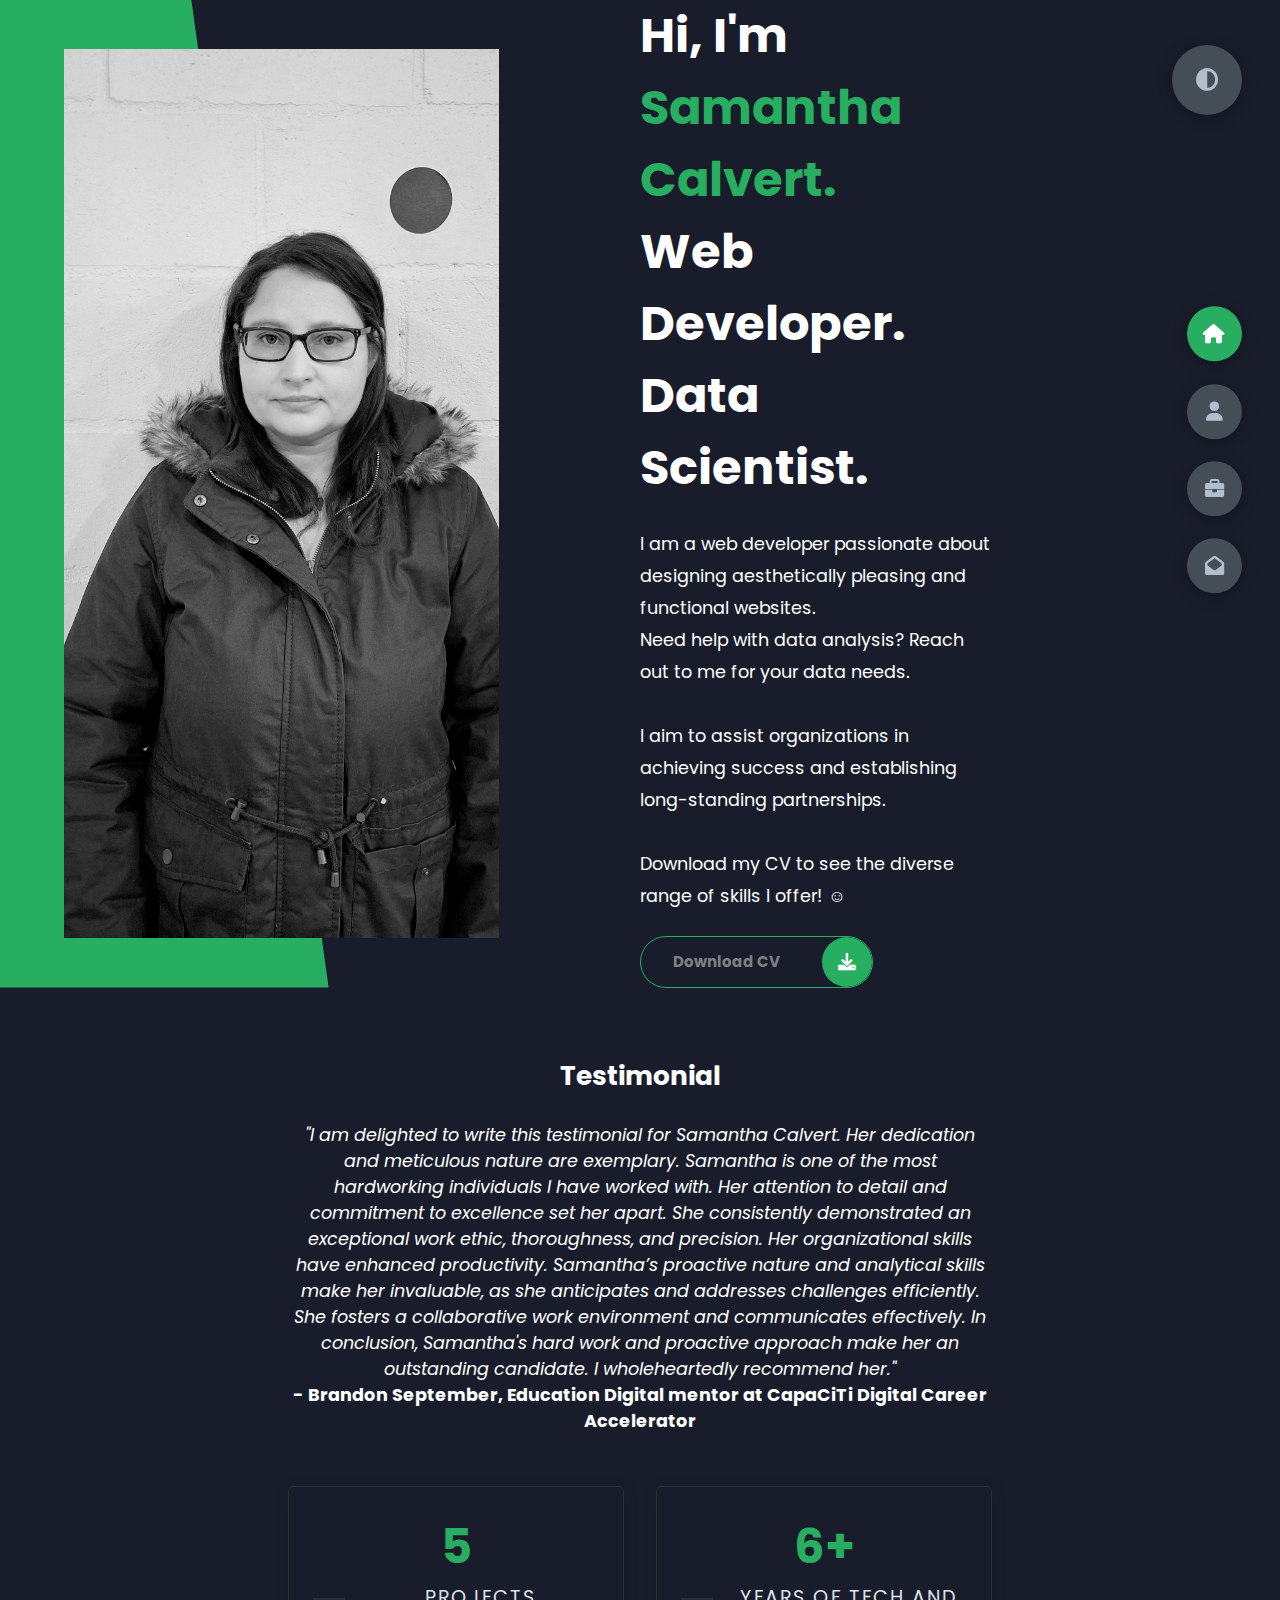
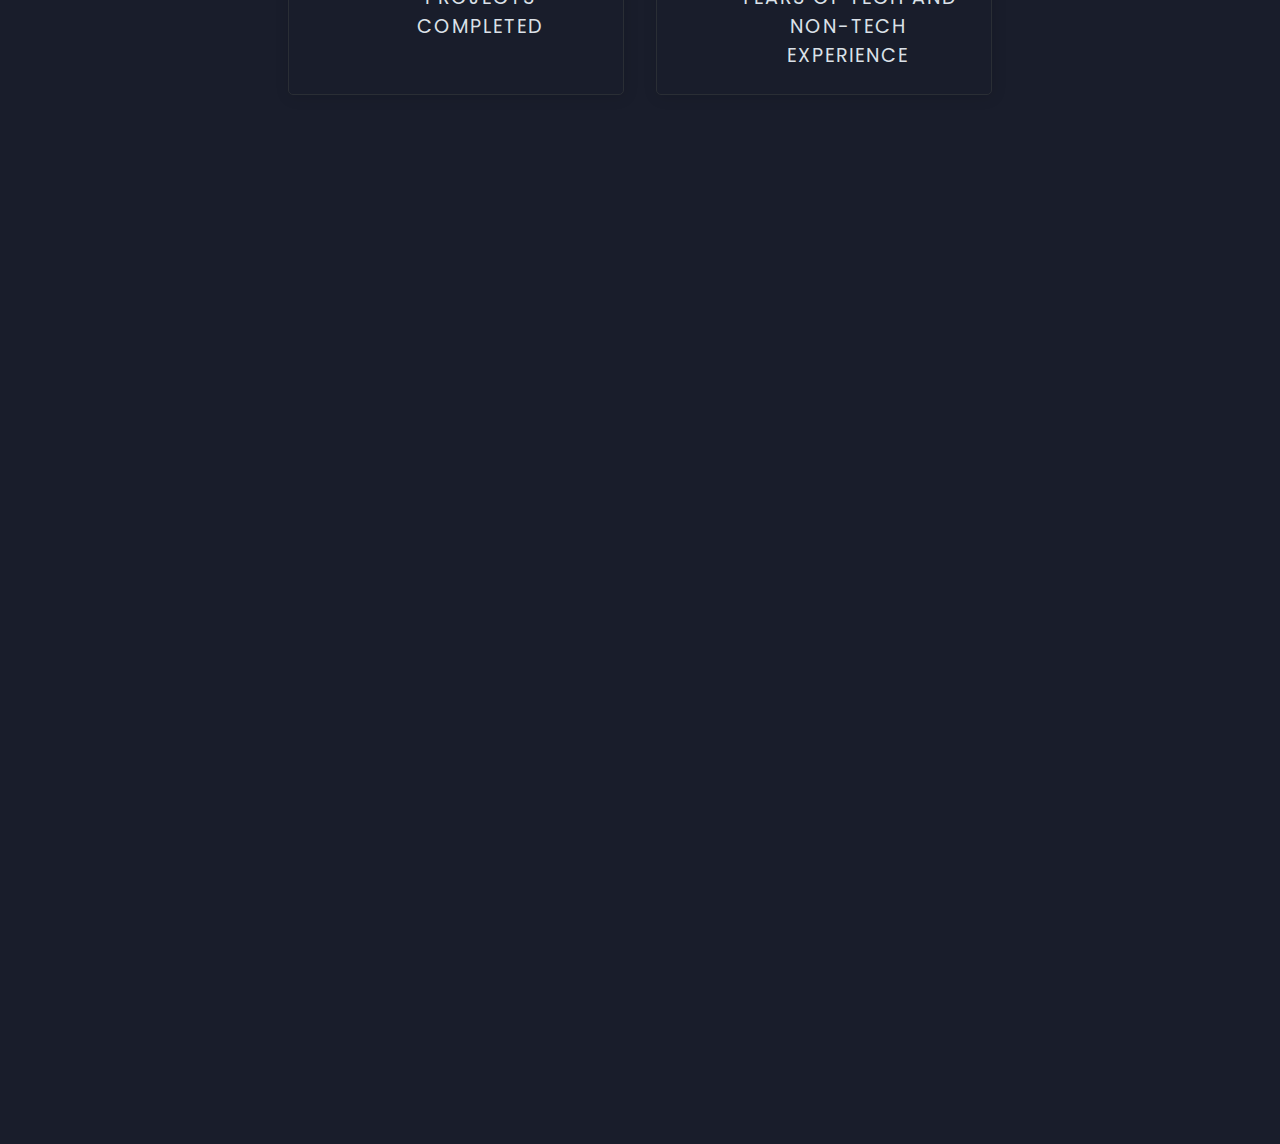
<file: index.html>
<!DOCTYPE html>
<html lang="en">
<head>
    <meta charset="UTF-8">
    <meta http-equiv="X-UA-Compatible" content="IE=edge">
    <meta name="viewport" content="width=device-width, initial-scale=1.0">
    <title>Portfolio</title>
    <link rel="stylesheet" href="styles/styles.css">
    <link rel="preconnect" href="https://fonts.googleapis.com">
    <link rel="preconnect" href="https://fonts.gstatic.com" crossorigin>
    <link rel="stylesheet" href="https://cdnjs.cloudflare.com/ajax/libs/font-awesome/5.15.4/css/all.min.css" integrity="sha512-1ycn6IcaQQ40/MKBW2W4Rhis/DbILU74C1vSrLJxCq57o941Ym01SwNsOMqvEBFlcgUa6xLiPY/NS5R+E6ztJQ==" crossorigin="anonymous" referrerpolicy="no-referrer" />
    <link href="https://fonts.googleapis.com/css2?family=Poppins:wght@400;500;600;700;800&display=swap" rel="stylesheet">
    <link rel="stylesheet" href="https://cdnjs.cloudflare.com/ajax/libs/font-awesome/6.0.0-beta3/css/all.min.css">

</head>
<body class="main-content">
    <header class="container header active" id="home">
        <div class="header-content">
            <div class="left-header">
                <div class="h-shape"></div>
                <div class="image">
                    <img src="img/Sam_pic.jpg" alt="">
                </div>
            </div>
            <div class="right-header">
                <h1 class="name">
                    Hi, I'm <br><span>Samantha Calvert.</span>
                    <br>Web Developer.<br>Data Scientist.
                </h1>
                <p>
                    I am a web developer passionate about designing aesthetically pleasing and functional websites.<br>
                    Need help with data analysis? Reach out to me for your data needs.<br><br>
                    I aim to assist organizations in achieving success and establishing long-standing partnerships. <br><br>
                    Download my CV to see the diverse range of skills I offer! &#x263A
                </p>
                <div class="btn-con">
                    <a href="https://drive.google.com/file/d/1AUifkQq5T9BGxU_k30IcfyKjbQdOdw5v/view?usp=drive_link" class="main-btn" target="_blank">
                        <span class="btn-text">Download CV</span>
                        <span class="btn-icon"><i class="fas fa-download"></i></span>
                    </a>
                </div>
            </div>
        </div>
    </header>
    <main>
        <!-- Other sections of the main content -->
    </main>
  
    <!-- Testimonials Section -->
    <section id="testimonials" class="testimonials">
        <h2>Testimonial</h2><br>
        <div class="testimonial-slider">
            <div class="testimonial-slide">
                <i>"I am delighted to write this testimonial for Samantha Calvert. Her dedication and meticulous nature are exemplary. Samantha is one of the most hardworking individuals I have worked with. Her attention to detail and commitment to excellence set her apart. She consistently demonstrated an exceptional work ethic, thoroughness, and precision. Her organizational skills have enhanced productivity. Samantha’s proactive nature and analytical skills make her invaluable, as she anticipates and addresses challenges efficiently. She fosters a collaborative work environment and communicates effectively. In conclusion, Samantha's hard work and proactive approach make her an outstanding candidate. I wholeheartedly recommend her."</i>
                <br>
                <h4>- Brandon September, Education Digital mentor at CapaCiTi Digital Career Accelerator</h4>
            </div><br><br>
        </div>
        
            
            
            <div class="about-container">

                <div class="right-about">
                    <div class="about-item">
                        <div class="abt-text">
                            <p class="large-text">5</p>
                            <p class="small-text">Projects <br /> Completed</p>
                        </div>
                    </div>
                    <div class="about-item">
                        <div class="abt-text">
                            <p class="large-text">6+</p>
                            <p class="small-text">Years of tech and non-tech<br /> experience</p>
                        </div>
                    </div>
                </div>
            </div>
    
        </section>
    
 


        <section class="container about" id="about">
            <div class="main-title">
                <h2>About <span>me</span><span class="bg-text">my stats</span></h2>
            </div>
            
            <div class="about-container">
                <div class="left-about">
                    I am deeply passionate about coding and data exploration, driven by a curious mindset that fuels my continuous quest for knowledge.
                    <div id="additional-info"><br>
                       With experiences spanning academia and government sectors, I bring a high level of professionalism to every endeavor I undertake. Whether delving into complex coding challenges or navigating intricate data landscapes, I approach each task with diligence and dedication.
                        <br><br>
                        My expertise encompasses a wide array of skills, ranging from project monitoring and evaluation to in-depth research and analysis. Renowned for my meticulous attention to detail, I thrive in collaborative environments, fostering strong relationships and delivering comprehensive reports and research findings. My overarching goal is to contribute to organizational success while nurturing enduring partnerships built on trust and mutual respect.
                        <br><br>
                        Currently, I am immersed in refining my data analysis capabilities, driven by a desire to leverage data and information effectively in addressing critical societal issues. Through ongoing learning and skill development, I am committed to honing my abilities in analyzing data to uncover valuable insights and solutions that make a meaningful difference in the world.
                    </div><br>
                    <button class="read-more-btn" onclick="toggleReadMore()"><span class="theme-color skills"><b>Read more</b></span></button>
                </div>
            </div>

            <div class="about-stats">
                <h4 class="stat-title">My <span class="theme-color skills">Skills</span></h4>
                <div class="progress-bars">
                    <div class="progress-bar">
                        <div class="prog-icon"><i class="fab fa-html5 icon-large"></i></div>
                        <p class="prog-title">HTML</p>
                    </div>
                    <div class="progress-bar">
                        <div class="prog-icon"><i class="fab fa-css3-alt icon-large"></i></div>
                        <p class="prog-title">CSS</p>
                    </div>
                    <div class="progress-bar">
                        <div class="prog-icon"><i class="fab fa-js icon-large"></i></div>
                        <p class="prog-title">JavaScript</p>
                    </div>
                    <div class="progress-bar">
                        <div class="prog-icon"><i class="fab fa-react icon-large"></i></div>
                        <p class="prog-title">ReactJS</p>
                    </div>
                    <div class="progress-bar">
                        <div class="prog-icon"><i class="fab fa-node-js icon-large"></i></div>
                        <p class="prog-title">NodeJS</p>
                    </div>
                    <div class="progress-bar">
                        <div class="prog-icon"><i class="fab fa-java icon-large"></i></div>
                        <p class="prog-title">Java</p>
                    </div>
                    <div class="progress-bar">
                        <div class="prog-icon"><i class="fab fa-python icon-large"></i></div>
                        <p class="prog-title">Python</p>
                    </div>
                </div>
            </div>
            
            
            
            

            <h4 class="stat-title">My <span class="theme-color skills">Timeline</span></h4>
            <div class="timeline">
                <div class="timeline-item">
                    <div class="tl-icon">
                        <i class="fas fa-briefcase"></i>
                    </div>
                    <p class="tl-duration">Jan 2024 - present</p>
                    <h5>Full Stack Web Developer<span><br>CapaCiTi</span></h5>
                    <p>
                        Full Stack Developer with expertise in multiple programming languages, including HTML, CSS, JavaScript, Node.js, React.js, Python, and Java. Successfully developed a range of projects, including a tourism website, a random password generator, a banking app, and a library management system. Proven track record of problem-solving and innovation in diverse development environments. Committed to continuous learning and staying updated with the latest industry trends and technologies.
                    </p>
                </div>

                <div class="timeline-item">
                    <div class="tl-icon">
                        <i class="fas fa-briefcase"></i>
                    </div>
                    <p class="tl-duration">Oct - Nov 2023</p>
                    <h5> Unilever Archives and Records Management Volunteer<span><br> Unilever</span></h5>
                    <p>
                        Transcribed and archived historical letters pertaining to the company in a catalogued database. 
                    </p>
                </div>

                <div class="timeline-item">
                    <div class="tl-icon">
                        <i class="fas fa-briefcase"></i>
                    </div>
                    <p class="tl-duration">Aug 2019 - Aug 2022</p>
                    <h5>Resilience Analyst<span> <br>City of Cape Town, Resilience</span></h5>
                    <p>
                        <b><i>Strategy and Implementation planning</b></i>
                        <br>
                        
                        Collaborated on development challenges, focusing on topics like gender-based violence and food insecurity. I drafted proposals, reports, and meeting minutes, and presented research on Cape Town's food systems. I created intervention maps with Draw.io, and monitored 93 city projects. Additionally, I supported policy development and managed databases in SharePoint and Excel.
                    </p>
                    </div>

                   

                <div class="timeline-item">
                    <div class="tl-icon">
                        <i class="fas fa-briefcase"></i>
                    </div>
                    <p class="tl-duration">Feb 2018 - Jul 2019</p>
                    <h5>Research Administrator<span> <br>Institute for Social Development - UWC</span></h5>
                    <p>
                        Assisted post-graduate students with applications and registrations, ensuring a seamless process. Compiled, updated, organized, and filed thesis proposals and other documentation both manually and electronically. Supported the Head of Department and lecturers with CAM marks and conducted detailed analysis of student performance. Amended and updated research agendas to maintain accuracy and relevance.
                    </p>
                </div>
                <div class="timeline-item">
                    <div class="tl-icon">
                        <i class="fas fa-briefcase"></i>
                    </div>
                    <p class="tl-duration">Jul- Oct 2017</p>
                    <h5>Translator & Data Analyst<span> University of the Western Cape</span></h5>
                    <p>
                        Translated, captured, and meticulously analyzed survey responses regarding food insecurity among seasonal farm women using SPSS, contributing to the advocacy for an adult seasonal social grant. Collaborated within a team to ensure precise capture and interpretation of data and responses. Engaged in regular communication with colleagues to address and rectify data gaps and errors identified during the data collection process.
                    </p>
                </div>
                
                
            </div>
        </section>

        <section class="container" id="portfolio">
            <div class="main-title">
                <h2>My <span>Portfolio</span><span class="bg-text">My Work</span></h2>
            </div>
            <p class="port-text">
                Here is some of my work that I've done in various programming languages.
            </p>
            <div class="portfolios">
                <div class="portfolio-item">
                    <div class="image">
                        <img src="img/ct.png" alt="techno champs tours">
                    </div>
                    <div class="hover-items">
                        <h3>Techno Champs Tours</h3>
                        <div class="icons">
                            <a href="https://github.com/Samantha-June?tab=repositories" class="icon">
                                <i class="fab fa-github"></i>
                            </a>
                            <a href="https://technochampstouring.netlify.app/" class="icon">
                                <img src="img/netlify.PNG" alt="Netlify" style="width: 50px; height: 35px;">
                            </a>
            
                           
                        </div>
                    </div>
                </div>
                <div class="portfolio-item">
                    <div class="image">
                        <img src="img/port2.jpg" alt="">
                    </div>
                    <div class="hover-items">
                        <h3>Chat App</h3>
                        <div class="icons">
                            <a href="#" class="icon">
                                <i class="fab fa-github"></i>
                            </a>
                            <a href="#" class="icon">
                                <i class="fab fa-behance"></i>
                            </a>
                            <a href="#" class="icon">
                                <i class="fab fa-youtube"></i>
                            </a>
                        </div>
                    </div>
                </div>
                <div class="portfolio-item">
                    <div class="image">
                        <img src="img/rpg.PNG" alt="rpg">
                    </div>
                    <div class="hover-items">
                        <h3>Password Generator</h3>
                        <div class="icons">
                            <a href="https://github.com/Samantha-June?tab=repositories" class="icon">
                                <i class="fab fa-github"></i>
                            </a>
                           
                        </div>
                    </div>
                </div>
                <div class="portfolio-item">
                    <div class="image">
                        <img src="img/bank.PNG" alt="banking_app">
                    </div>
                    <div class="hover-items">
                        <h3>Banking App</h3>
                        <div class="icons">
                            <a href="https://github.com/Samantha-June?tab=repositories" class="icon">
                                <i class="fab fa-github"></i>
                            </a>
                        </div>
                    </div>
                </div>
                
              
                
            </div>
        </section>
        
        <section class="container contact" id="contact">
            <div class="contact-container">
                <div class="main-title">
                    <h2>Contact <span>Me</span><span class="bg-text">Contact</span></h2>
                </div>
                <div class="contact-content-con">
                    <div class="left-contact">
                        <h4>Contact me here</h4>
                        <p>
                            If you are interested in my services, <br><b><i>Let's connect &#x263A</i></b>
                        </p>
                        <div class="contact-info">
                            <div class="contact-item">
                                <div class="icon">
                                    <i class="fas fa-map-marker-alt"></i>
                                    <span>Location: Cape Town, South Africa </span>
                                </div>
                               
                            </div><br>
                            <div class="contact-item">
                                <div class="icon">
                                    <i class="fas fa-envelope"></i>
                                    <span>Email: samanthajune9.calvert@gmail.com</span>
                                </div>
                              
                            </div><br>
                            <div class="contact-item">
                                <div class="icon">
                                    <i class="fas fa-user-graduate"></i>
                                    <span>Education: University of the Western Cape, Cape Town</span>
                                </div>
                             
                            </div><br>
                            <div class="contact-item">
                                <div class="icon">
                                    <i class="fas fa-phone-alt"></i>
                                    <span>Mobile Number: 0825820880</span>
                                </div>
                                
                            </div><br>
                            <div class="contact-item">
                                <div class="icon">
                                    <i class="fas fa-globe-africa"></i>
                                    <span>Languages: Afrikaans, English </span>
                                </div>
                               
                            </div>
                        </div>
                        <div class="contact-icons">
                            <div class="contact-icon">
                               
                                <a href="https://github.com/Samantha-June?tab=repositories" target="_blank">
                                    <i class="fab fa-github"></i>
                                </a>
                              
                                <a href= "https://www.linkedin.com/in/samanthaj-calvert/" target="_blank">
                                    <i class="fab fa-linkedin"></i>
                                </a>
                            </div>
                        </div>
                    </div>
                    <div class="right-contact">
                        <form action="https://formsubmit.co/samanthajune9.calvert@gmail.com" method="post" class="contact-form">
                            <div class="input-control i-c-2">
                                <input type="text" name="name" required placeholder="YOUR NAME">
                                <input type="email" name="email" required placeholder="YOUR EMAIL">
                            </div>
                            <div class="input-control">
                                <input type="text" name="subject" required placeholder="ENTER SUBJECT">
                            </div>
                            <div class="input-control">
                                <textarea name="message" id="" cols="15" rows="8" placeholder="Message Here..."></textarea>
                            </div>
                            <div class="submit-btn">
                                <button type="submit" class="main-btn">
                                    <span class="btn-text">Submit</span>
                                    <span class="btn-icon"><i class="fas fa-paper-plane"></i></span>
                                </button>
                            </div>
                        </form>
                    
                        <div id="successMessage" class="success-message" style="display:none;">
                            Your message has been sent successfully.
                        </div>
                    </div>
                    
                </div>
            </div>
        </section>
    </main>

    <div class="controls">
        <div class="control active-btn" data-id="home" >
            <i class="fas fa-home"></i>
        </div>
        <div class="control" data-id="about">
            <i class="fas fa-user"></i>
        </div>
        <div class="control" data-id="portfolio">
            <i class="fas fa-briefcase"></i>
        </div>
       
        <div class="control" data-id="contact">
            <i class="fas fa-envelope-open"></i>
        </div>
    </div>
    <div class="theme-btn">
        <i class="fas fa-adjust"></i>
    </div>

   
    <script src="app.js"></script>
    <script>
        (function () {
            [...document.querySelectorAll(".control")].forEach(button => {
                button.addEventListener("click", function() {
                    document.querySelector(".active-btn").classList.remove("active-btn");
                    this.classList.add("active-btn");
                    document.querySelector(".active").classList.remove("active");
                    document.getElementById(button.dataset.id).classList.add("active");
                });
            });
            document.querySelector(".theme-btn").addEventListener("click", () => {
                document.body.classList.toggle("light-mode");
            });
        })();

        function toggleReadMore() {
            var moreText = document.getElementById("additional-info");
            var btnText = document.querySelector(".read-more-btn");

            if (moreText.style.display === "none" || moreText.style.display === "") {
                moreText.style.display = "block";
                btnText.innerHTML = "Read less";
            } else {
                moreText.style.display = "none";
                btnText.innerHTML = "Read more";
            }
        }
    </script>
</body>
</html>
</file>
<file: styles/styles.css>
/* Style for the read more button */
.read-more-btn {
  background-color: black;
  color: #fff;
  border: none;
  padding: 10px 20px;
  border-radius: 5px;
  cursor: pointer;
}

/* Style for the "Read less" button (optional) */
.read-less-btn {
  display: none;
  background-color: black;
  color: #fff;
  border: none;
  padding: 10px 20px;
  border-radius: 5px;
  cursor: pointer;
    
}

.read-more-btn:hover {
  background-color: lightblue;
}



/* Style for the additional information */
.additional-info {
  display: none;
  margin-top: 20px;
  line-height: 1.5;
  overflow: hidden;
}

/* Basic styling for the testimonials section */
.testimonials {
  margin-top: 20px;
  text-align: center;
  position: relative;
}

.btn-text {
  margin-right: 10px;
  font-weight: bold;
  color: grey;
  font-size: 15px;
}


* {
  margin: 0;
  padding: 0;
  box-sizing: border-box;
  list-style: none;
}

:root {
  --color-primary: #191d2b;
  --color-secondary: #27AE60;
  --color-white: #FFFFFF;
  --color-black: #000;
  --color-grey0: #f8f8f8;
  --color-grey-1: #dbe1e8;
  --color-grey-2: #b2becd;
  --color-grey-3: #6c7983;
  --color-grey-4: #454e56;
  --color-grey-5: #2a2e35;
  --color-grey-6: #12181b;
  --br-sm-2: 14px;
  --box-shadow-1: 0 3px 15px rgba(0,0,0,.3);
}

.light-mode {
  --color-primary: #FFFFFF;
  --color-secondary: #F56692;
  --color-white: #454e56;
  --color-black: #000;
  --color-grey0: #f8f8f8;
  --color-grey-1: #6c7983;
  --color-grey-2: #6c7983;
  --color-grey-3: #6c7983;
  --color-grey-4: #454e56;
  --color-grey-5: #f8f8f8;
  --color-grey-6: #12181b;
}

body {
  background-color: var(--color-primary);
  font-family: "Poppins", sans-serif;
  font-size: 1.1rem;
  color: var(--color-white);
  transition: all 0.4s ease-in-out;
}

a {
  display: inline-block;
  text-decoration: none;
  color: inherit;
  font-family: inherit;
}

header {
  min-height: 100vh;
  color: var(--color-white);
  overflow: hidden;
  padding: 0 !important;
}

section {
  min-height: 100vh;
  width: 100%;
  position: absolute;
  left: 0;
  top: 0;
  padding: 3rem 18rem;
}

.container {
  display: none;
  transform: translateY(-100%) scale(0);
  transition: all 0.4s ease-in-out;
  background-color: var(--color-primary);
}

.active {
  display: block;
  animation: appear 1s ease-in-out;
  transform: translateY(0) scaleY(1);
}
@keyframes appear {
  0% {
    transform: translateY(-100%) scaleY(0);
  }
  100% {
    transform: translateY(0) scaleY(1);
  }
}

.controls {
  position: fixed;
  z-index: 10;
  top: 50%;
  right: 3%;
  display: flex;
  flex-direction: column;
  align-items: center;
  justify-content: center;
  transform: translateY(-50%);
}
.controls .control {
  padding: 1rem;
  cursor: pointer;
  background-color: var(--color-grey-4);
  width: 55px;
  height: 55px;
  border-radius: 50%;
  display: flex;
  justify-content: center;
  align-items: center;
  margin: 0.7rem 0;
  box-shadow: var(--box-shadow-1);
}
.controls .control i {
  font-size: 1.2rem;
  color: var(--color-grey-2);
  pointer-events: none;
}
.controls .active-btn {
  background-color: var(--color-secondary);
  transition: all 0.4s ease-in-out;
}
.controls .active-btn i {
  color: var(--color-white);
}

.theme-btn {
  top: 5%;
  right: 3%;
  width: 70px;
  height: 70px;
  border-radius: 50%;
  background-color: var(--color-grey-4);
  cursor: pointer;
  position: fixed;
  display: flex;
  justify-content: center;
  align-items: center;
  box-shadow: 0 3px 15px rgba(0, 0, 0, 0.3);
  transition: all 0.1s ease-in-out;
}
.theme-btn:active {
  transform: translateY(-3px);
}
.theme-btn i {
  font-size: 1.4rem;
  color: var(--color-grey-2);
  pointer-events: none;
}

/*Header-content*/
.header-content {
  display: grid;
  grid-template-columns: repeat(2, 1fr);
  min-height: 100vh;
}
.header-content .left-header {
  display: flex;
  align-items: center;
  position: relative;
}
.header-content .left-header .h-shape {
  transition: all 0.4s ease-in-out;
  width: 65%;
  height: 100%;
  background-color: var(--color-secondary);
  position: absolute;
  left: 0;
  top: 0;
  z-index: -1;
  clip-path: polygon(0 0, 46% 0, 79% 100%, 0% 100%);
}
.header-content .left-header .image {
  border-radius: var(--br-sm-2);
  height: 90%;
  width: 68%;
  margin-left: 4rem;
  background-color: var(--color-black);
  transition: all 0.4s ease-in-out;
}
.header-content .left-header .image img {
  width: 100%;
  height: 100%;
  object-fit: cover;
  transition: all 0.4s ease-in-out;
  filter: grayscale(100%);
}
.header-content .left-header .image img:hover {
  filter: grayscale(0);
}
.header-content .right-header {
  display: flex;
  flex-direction: column;
  justify-content: center;
  padding-right: 18rem;
}
.header-content .right-header .name {
  font-size: 3rem;
}
.header-content .right-header .name span {
  color: var(--color-secondary);
}
.header-content .right-header p {
  margin: 1.5rem 0;
  line-height: 2rem;
}

.text{
  color:#27AE60;
}

 /* About */
 .about-container {
  display: flex;
  flex-direction: row;
  justify-content: space-between;
  align-items: flex-start;
}

.left-about {
  flex: 1;
  margin-right: 20px; /* Adjust spacing between left and right sections */
}

.right-about {
  flex: 1;
}

.about-container .left-about {
  padding-right: 5rem;
  flex: 1;
  margin-right: 20px; /* Adjust spacing between left and right sections */
}

.about-container .left-about p {
  line-height: 2rem;
  padding: 1rem;
  color: var(--color-grey-1);
}



.about-container .right-about {
  display: grid;
  grid-template-columns: repeat(2, 1fr);
  grid-gap: 2rem;
  margin-bottom: 1000px;
}

.about-item {
  padding-bottom: 0px;
  margin-bottom: 1px;
}

.about-container .right-about .about-item {
  border: 1px solid var(--color-grey-5);
  border-radius: 5px;
  transition: all 0.4s ease-in-out;
  box-shadow: 1px 2px 15px rgba(0, 0, 0, 0.1);
}

.about-container .right-about .about-item:hover {
  cursor: default;
  transform: translateY(-5px);
  border: 1px solid var(--color-secondary);
  box-shadow: 1px 4px 15px rgba(0, 0, 0, 0.32);
}

.about-container .right-about .about-item .abt-text {
  padding: 1.5rem;
  display: flex;
  flex-direction: column;
}

.about-container .right-about .about-item .abt-text .large-text {
  font-size: 3rem;
  font-weight: 700;
  color: var(--color-secondary);
}

.about-container .right-about .about-item .abt-text .small-text {
  padding-left: 3rem;
  position: relative;
  text-transform: uppercase;
  font-size: 1.2rem;
  color: var(--color-grey-1);
  letter-spacing: 2px;
}

.about-container .right-about .about-item .abt-text .small-text::before {
  content: "";
  position: absolute;
  left: 0;
  top: 15px;
  width: 2rem;
  height: 2px;
  background-color: var(--color-grey-5);
}

.about-stats .progress-bars {
  display: flex; /* Use flexbox to display items in a row */
  flex-wrap: wrap; /* Allow items to wrap to the next line if needed */
  justify-content: space-between; /* Distribute items evenly along the main axis */
}

.about-stats .progress-bar {
  display: flex; /* Ensure each skill item is displayed inline */
  flex-direction: row; /* Arrange items horizontally */
  align-items: center; /* Center items vertically */
  margin-right: 20px; /* Add spacing between each skill item */
}

.about-stats .progress-bar .prog-title {
  margin: 0; /* Remove default margin */
  margin-right: 10px; /* Add spacing between icon and text */
  align-items: center;
}


.stat-title {
  text-transform: uppercase;
  font-size: 1.4rem;
  text-align: center;
  padding: 3.5rem 0;
  position: relative;
  font-size: 40px;
}

.stat-title::before {
  content: "";
  position: absolute;
  left: 50%;
  top: 0;
  width: 40%;
  height: 1px;
  background-color: var(--color-grey-5);
  transform: translateX(-50%);
}

/* Default styles */
.skills {
  color:#27AE60;
}

.timeline {
  color:#27AE60;
}

/* Styles for light mode */
body.light-mode .skills {
  color:  #F56692;
}

body.light-mode .timeline {
  color: #F56692;
}


/*Timeline*/
.timeline {
  display: grid;
  grid-template-columns: repeat(2, 1fr);
  grid-gap: 2rem;
  padding-bottom: 3rem;
}
.timeline .timeline-item {
  position: relative;
  padding-left: 3rem;
  border-left: 1px solid var(--color-grey-5);
}
.timeline .timeline-item .tl-icon {
  position: absolute;
  left: -27px;
  top: 0;
  background-color: var(--color-secondary);
  width: 50px;
  height: 50px;
  border-radius: 50%;
  display: flex;
  align-items: center;
  justify-content: center;
}
.timeline .timeline-item .tl-icon i {
  font-size: 1.3rem;
}
.timeline .timeline-item .tl-duration {
  padding: 0.2rem 0.6rem;
  background-color: var(--color-grey-5);
  border-radius: 15px;
  display: inline-block;
  font-size: 0.8rem;
  text-transform: uppercase;
  font-weight: 500;
}
.timeline .timeline-item h5 {
  padding: 1rem 0;
  text-transform: uppercase;
  font-size: 1.3rem;
  font-weight: 600;
}
.timeline .timeline-item h5 span {
  color: var(--color-grey-2);
  font-weight: 500;
  font-size: 1.2rem;
}
.timeline .timeline-item p {
  color: var(--color-grey-2);
}

.port-text {
  padding: 2rem 0;
  text-align: center;
}

.portfolios {
  display: grid;
  grid-template-columns: repeat(3, 1fr);
  grid-gap: 2rem;
  margin-top: 3rem;
}
.portfolios .portfolio-item {
  position: relative;
  border-radius: 15px;
}
.portfolios .portfolio-item img {
  width: 100%;
  height: 300px;
  object-fit: cover;
  border-radius: 15px;
}
.portfolios .portfolio-item .hover-items {
  width: 100%;
  height: 100%;
  background-color: var(--color-secondary);
  position: absolute;
  left: 0;
  top: 0;
  border-radius: 15px;
  display: flex;
  justify-content: center;
  align-items: center;
  flex-direction: column;
  opacity: 0;
  transform: scale(0);
  transition: all 0.4s ease-in-out;
}
.portfolios .portfolio-item .hover-items h3 {
  font-size: 1.5rem;
  color: var(--color-white);
  margin-bottom: 1.5rem;
}
.portfolios .portfolio-item .hover-items .icons {
  display: flex;
  justify-content: center;
  align-items: center;
}
.portfolios .portfolio-item .hover-items .icons .icon {
  background-color: var(--color-primary);
  border-radius: 50%;
  width: 50px;
  height: 50px;
  display: flex;
  align-items: center;
  justify-content: center;
  margin: 0 1rem;
  cursor: pointer;
  transition: all 0.4s ease-in-out;
}
.portfolios .portfolio-item .hover-items .icons .icon i {
  font-size: 1.5rem;
  color: var(--color-white);
  margin: 0 1rem;
}
.portfolios .portfolio-item .hover-items .icons .icon:hover {
  background-color: var(--color-white);
}
.portfolios .portfolio-item .hover-items .icons .icon:hover i {
  color: var(--color-primary);
}

.portfolio-item:hover .hover-items {
  opacity: 1;
  transform: scale(1);
}



.contact-content-con {
  display: flex;
  padding-top: 3.5rem;
}
.contact-content-con .left-contact {
  flex: 2;
}
.contact-content-con .left-contact h4 {
  margin-top: 1rem;
  font-size: 2rem;
  text-transform: uppercase;
}
.contact-content-con .left-contact p {
  margin: 1rem 0;
  line-height: 2rem;
}
.contact-content-con .left-contact .contact-info .contact-item {
  display: flex;
  align-items: center;
  justify-content: space-between;
}
.contact-content-con .left-contact .contact-info .contact-item p {
  margin: 0.3rem 0 !important;
  padding: 0 !important;
}
.contact-content-con .left-contact .contact-info .contact-item .icon {
  display: grid;
  grid-template-columns: 40px 1fr;
}
.contact-content-con .left-contact .contact-info .contact-item .icon i {
  display: flex;
  align-items: center;
  font-size: 1.3rem;
}
.contact-content-con .left-contact .contact-icon {
  display: flex;
  margin-top: 2rem;
}
.contact-content-con .left-contact .contact-icon a {
  display: flex;
  align-items: center;
  color: var(--color-white);
  background-color: var(--color-grey-5);
  cursor: pointer;
  justify-content: center;
  width: 50px;
  height: 50px;
  border-radius: 50%;
  margin: 0 0.4rem;
  transition: all 0.4s ease-in-out;
}

.contact-icon {
  display: flex;
  justify-content: left;
  
}

.icon-large {
  font-size: 55px; /* Adjust the size as needed */
}


.contact-content-con .left-contact .contact-icon a:hover {
  background-color: var(--color-secondary);
}
.contact-content-con .left-contact .contact-icon a:hover i {
  color: var(--color-primary);
}
.contact-content-con .left-contact .contact-icon a i {
  display: flex;
  align-items: center;
  justify-content: center;
  font-size: 1.3rem;
}
.contact-content-con .right-contact {
  flex: 3;
  margin-left: 3rem;
}
.contact-content-con .right-contact .input-control {
  margin: 1.5rem 0;
}
.contact-content-con .right-contact .input-control input, .contact-content-con .right-contact .input-control textarea {
  border-radius: 30px;
  font-weight: inherit;
  font-size: inherit;
  font-family: inherit;
  padding: 0.8rem 1.1rem;
  outline: none;
  border: none;
  background-color: var(--color-grey-5);
  width: 100%;
  color: var(--color-white);
  resize: none;
}
.contact-content-con .right-contact .i-c-2 {
  display: flex;
}
.contact-content-con .right-contact .i-c-2 :last-child {
  margin-left: 1.5rem;
}
.contact-content-con .right-contact .submit-btn {
  display: flex;
  justify-content: flex-start;
}

/*Independed components*/
.btn-con {
  display: flex;
  align-self: flex-start;
}

.main-btn {
  border-radius: 30px;
  color: inherit;
  font-weight: 600;
  position: relative;
  border: 1px solid var(--color-secondary);
  display: flex;
  align-self: flex-start;
  align-items: center;
  overflow: hidden;
}
.main-btn .btn-text {
  padding: 0 2rem;
}
.main-btn .btn-icon {
  background-color: var(--color-secondary);
  display: flex;
  align-items: center;
  justify-content: center;
  border-radius: 50%;
  padding: 1rem;
}
.main-btn::before {
  content: "";
  position: absolute;
  top: 0;
  right: 0;
  transform: translateX(100%);
  transition: all 0.4s ease-out;
  z-index: -1;
}
.main-btn:hover {
  transition: all 0.4s ease-out;
}
.main-btn:hover::before {
  width: 100%;
  height: 100%;
  background-color: var(--color-secondary);
  transform: translateX(0);
  transition: all 0.4s ease-out;
}

.main-title {
  text-align: center;
  margin-bottom: 20px;
  margin-left: 50px;
}
.main-title h2 {
  position: relative;
  text-transform: uppercase;
  font-size: 4rem;
  font-weight: 700;
  font-size: 45px;
}
.main-title h2 span {
  color: var(--color-secondary);
}
.main-title h2 .bg-text {
  position: absolute;
  top: 50%;
  left: 50%;
  color: var(--color-grey-5);
  transition: all 0.4s ease-in-out;
  z-index: -1;
  transform: translate(-50%, -50%);
  font-weight: 800;
  font-size: 6.3rem;
}

.about-container .left-about p {
  padding-left: 0;
}




@media screen and (max-width: 600px) {
  header {
    padding: 0 !important;
  }

  .theme-btn {
    width: 50px;
    height: 50px;
  }

  .header-content {
    grid-template-columns: repeat(1, 1fr);
    padding-bottom: 6rem;
  }

  .left-header .h-shape {
    display: none;
  }

  .right-header {
    grid-row: 1;
    padding-right: 0rem !important;
    width: 90%;
    margin: 0 auto;
  }
  .right-header .name {
    font-size: 2.5rem !important;
    text-align: center;
    padding-top: 3rem;
  }

  .header-content .left-header .image {
    margin: 0 auto;
    width: 90%;
  }

  .controls {
    top: auto;
    bottom: 0;
    flex-direction: row;
    justify-content: center;
    left: 50%;
    transform: translateX(-50%);
    width: 100%;
    background-color: var(--color-grey-5);
  }
  .controls .control {
    margin: 1rem 0.3rem;
  }

  .about-container {
    grid-template-columns: repeat(1, 1fr);
    display: flex;
    flex-wrap: wrap;
  }
  .about-container .right-about {
    grid-template-columns: repeat(1, 1fr);
    padding-top: 2.5rem;
    flex: 1;
  }
  .about-container .left-about {
    padding-right: 0;
  }
  .about-container .left-about p {
    padding-left: 0;
  }

  .timeline {
    grid-template-columns: repeat(1, 1fr);
    padding-bottom: 6rem;
  }

  .container {
    padding: 2rem 2.5rem !important;
  }

  .about-stats .progress-bars {
    grid-template-columns: repeat(1, 1fr);
  }

  .portfolios {
    grid-template-columns: repeat(1, 1fr);
    padding-bottom: 6rem;
    margin-top: 1rem;
  }

  .blogs {
    grid-template-columns: repeat(1, 1fr);
    padding-bottom: 6rem;
  }

  .contact-content-con {
    flex-direction: column;
  }
  .contact-content-con .right-contact {
    margin-left: 0;
    margin-top: 2.5rem;
  }

  .contact-content-con .right-contact .i-c-2 {
    flex-direction: column;
  }

  .contact-content-con .right-contact .i-c-2 :last-child {
    margin-left: 0;
    margin-top: 1.5rem;
  }

  .contact-content-con .right-contact {
    margin-bottom: 6rem;
  }

  .contact-item {
    flex-direction: column;
    margin: 1rem 0;
  }
  .contact-item p {
    font-size: 15px;
    color: var(--color-grey-2);
  }
  .contact-item span {
    font-size: 15px;
  }
  .contact-item .icon {
    grid-template-columns: 25px 1fr;
  }

  .main-title h2 {
    font-size: 2rem;
  }
  .main-title h2 span {
    font-size: 2.3rem;
  }
  .main-title h2 .bg-text {
    font-size: 2.3rem;
  }
}
@media screen and (max-width: 1432px) {
  .container {
    padding: 7rem 11rem;
  }

  .contact-content-con {
    flex-direction: column;
  }
  .contact-content-con .right-contact {
    margin-left: 0;
    margin-top: 2.5rem;
  }

  .contact-content-con .right-contact .i-c-2 {
    flex-direction: column;
  }

  .contact-content-con .right-contact .i-c-2 :last-child {
    margin-left: 0;
    margin-top: 1.5rem;
  }

  .contact-content-con .right-contact {
    margin-bottom: 6rem;
  }

  .main-title h2 .bg-text {
    font-size: 5.5rem;
  }
}
@media screen and (max-width: 1250px) {
  .blogs {
    grid-template-columns: repeat(2, 1fr);
    margin-top: 6rem;
  }

  .portfolios {
    grid-template-columns: repeat(2, 1fr);
  }

  .header-content .right-header {
    padding-right: 9rem;
  }
}
@media screen and (max-width: 660px) {
  .blogs {
    grid-template-columns: repeat(1, 1fr);
  }

  .portfolios {
    grid-template-columns: repeat(1, 1fr);
  }
}
@media screen and (max-width: 1070px) {
  .about-container {
    grid-template-columns: repeat(1, 1fr);
  }
  .about-container .right-about {
    padding-top: 2.5rem;
  }

  .main-title h2 {
    font-size: 4rem;
  }
  .main-title h2 span {
    font-size: 4rem;
  }
  .main-title h2 .bg-text {
    font-size: 4.5rem;
  }
}
@media screen and (max-width: 970px) {
  .container {
    padding: 7rem 6rem;
  }

  .about-container .left-about {
    padding-right: 0rem;
  }

  .header-content {
    grid-template-columns: repeat(1, 1fr);
    padding-bottom: 6rem;
  }

  .left-header .h-shape {
    display: none;
  }
  .left-header .image {
    width: 90% !important;
    margin: 0 auto !important;
  }

  .right-header {
    grid-row: 1;
    padding-right: 0rem !important;
    width: 90%;
    margin: 0 auto;
  }
  .right-header .name {
    font-size: 2.5rem !important;
    text-align: center;
    padding-top: 3rem;
  }
}
@media screen and (max-width: 700px) {
  .container {
    padding: 7rem 3rem;
  }

  .about-stats .progress-bars {
    grid-template-columns: repeat(1, 1fr);
  }

  .about-container .right-about {
    grid-template-columns: repeat(1, 1fr);
  }

  .timeline {
    grid-template-columns: repeat(1, 1fr);
  }

  .main-title h2 {
    font-size: 3rem;
  }
  .main-title h2 span {
    font-size: 3rem;
  }
  .main-title h2 .bg-text {
    font-size: 4rem;
  }
}

/*# sourceMappingURL=styles.css.map */
</file>
